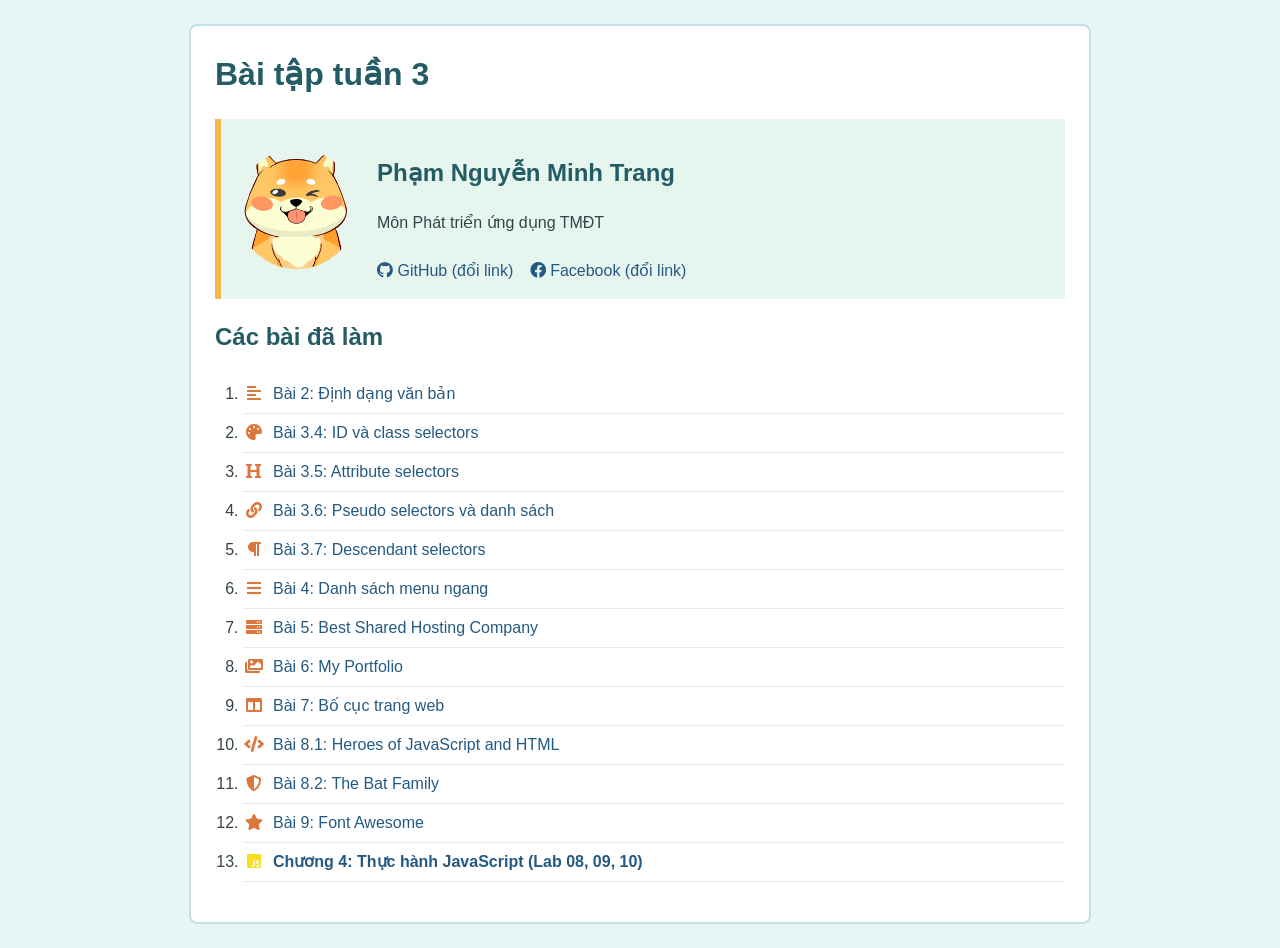
<file: index.html>
<!DOCTYPE html>
<html lang="vi">
<head>
    <meta charset="UTF-8">
    <meta name="viewport" content="width=device-width, initial-scale=1.0">
    <title>Bài tập tuần 3 - Phạm Nguyễn Minh Trang</title>
    <link rel="stylesheet" href="https://cdnjs.cloudflare.com/ajax/libs/font-awesome/5.15.4/css/all.min.css">
    <style>
        body {
            margin: 0;
            padding: 24px;
            background-color: #e8f5f7;
            color: #34434a;
            font-family: Arial, sans-serif;
            line-height: 1.5;
        }

        .container {
            max-width: 850px;
            margin: 0 auto;
            padding: 24px;
            background-color: #fff;
            border: 2px solid #c5e1e7;
            border-radius: 8px;
        }

        h1, h2 {
            color: #245c66;
        }

        h1 {
            margin-top: 0;
        }

        .profile {
            display: flex;
            align-items: center;
            gap: 20px;
            padding: 16px;
            background-color: #e7f5ef;
            border-left: 6px solid #f2b84b;
        }

        .profile img {
            width: 120px;
            height: 120px;
            border-radius: 50%;
            object-fit: cover;
        }

        .social-links a {
            display: inline-block;
            margin: 8px 12px 0 0;
            color: #245a82;
            text-decoration: none;
        }

        .social-links a:hover {
            text-decoration: underline;
        }

        .exercise-list {
            padding-left: 28px;
        }

        .exercise-list li {
            padding: 7px 0;
            border-bottom: 1px solid #e3edef;
        }

        .exercise-list i {
            width: 22px;
            margin-right: 8px;
            color: #db763d;
            text-align: center;
        }

        .exercise-list a {
            color: #245a82;
            text-decoration: none;
        }

        .exercise-list a:hover {
            color: #c05d2b;
            text-decoration: underline;
        }

        @media (max-width: 600px) {
            body {
                padding: 12px;
            }

            .container {
                padding: 16px;
            }

            .profile {
                align-items: flex-start;
                gap: 14px;
            }

            .profile img {
                width: 84px;
                height: 84px;
            }
        }
    </style>
</head>
<body>
    <main class="container">
        <h1>Bài tập tuần 3</h1>

        <section class="profile">
            <!-- Thay avatar-placeholder.svg bằng ảnh cá nhân của bạn. -->
            <img src="images\avatar.png" alt="Avatar của Phạm Nguyễn Minh Trang">
            <div>
                <h2>Phạm Nguyễn Minh Trang</h2>
                <p>Môn Phát triển ứng dụng TMĐT</p>
                <div class="social-links">
                    <a href="https://github.com/trangkth3012-ship-it/BTVN-3" target="_blank" rel="noopener noreferrer"><i class="fab fa-github"></i> GitHub (đổi link)</a>
                    <a href="https://www.facebook.com/minh.trang.64786/?locale=vi_VN" target="_blank" rel="noopener noreferrer"><i class="fab fa-facebook"></i> Facebook (đổi link)</a>
                </div>
            </div>
        </section>

        <h2>Các bài đã làm</h2>
        <ol class="exercise-list">
            <li><i class="fas fa-align-left" aria-hidden="true"></i><a href="BaiTap2.html">Bài 2: Định dạng văn bản</a></li>
            <li><i class="fas fa-palette" aria-hidden="true"></i><a href="BaiTap3/BaiTap3.4.html">Bài 3.4: ID và class selectors</a></li>
            <li><i class="fas fa-heading" aria-hidden="true"></i><a href="BaiTap3/BaiTap3.5.html">Bài 3.5: Attribute selectors</a></li>
            <li><i class="fas fa-link" aria-hidden="true"></i><a href="BaiTap3/BaiTap3.6.html">Bài 3.6: Pseudo selectors và danh sách</a></li>
            <li><i class="fas fa-paragraph" aria-hidden="true"></i><a href="BaiTap3/BaiTap3.7.html">Bài 3.7: Descendant selectors</a></li>
            <li><i class="fas fa-bars" aria-hidden="true"></i><a href="BaiTap4.html">Bài 4: Danh sách menu ngang</a></li>
            <li><i class="fas fa-server" aria-hidden="true"></i><a href="BaiTap5.html">Bài 5: Best Shared Hosting Company</a></li>
            <li><i class="fas fa-images" aria-hidden="true"></i><a href="BaiTap6.html">Bài 6: My Portfolio</a></li>
            <li><i class="fas fa-columns" aria-hidden="true"></i><a href="BaiTap7.html">Bài 7: Bố cục trang web</a></li>
            <li><i class="fas fa-code" aria-hidden="true"></i><a href="BaiTap8.1/BaiTap8.1.html">Bài 8.1: Heroes of JavaScript and HTML</a></li>
            <li><i class="fas fa-shield-alt" aria-hidden="true"></i><a href="BaiTap8.2/BaiTap8.2.html">Bài 8.2: The Bat Family</a></li>
            <li><i class="fas fa-star" aria-hidden="true"></i><a href="BaiTap9.html">Bài 9: Font Awesome</a></li>
             <li><i class="fab fa-js-square" style="color: #f7df1e;"></i><a href="JavaScript-Labs/index.html"><strong>Chương 4: Thực hành JavaScript (Lab 08, 09, 10)</strong></a></li>
        </ol>
    </main>
</body>
</html>
</file>
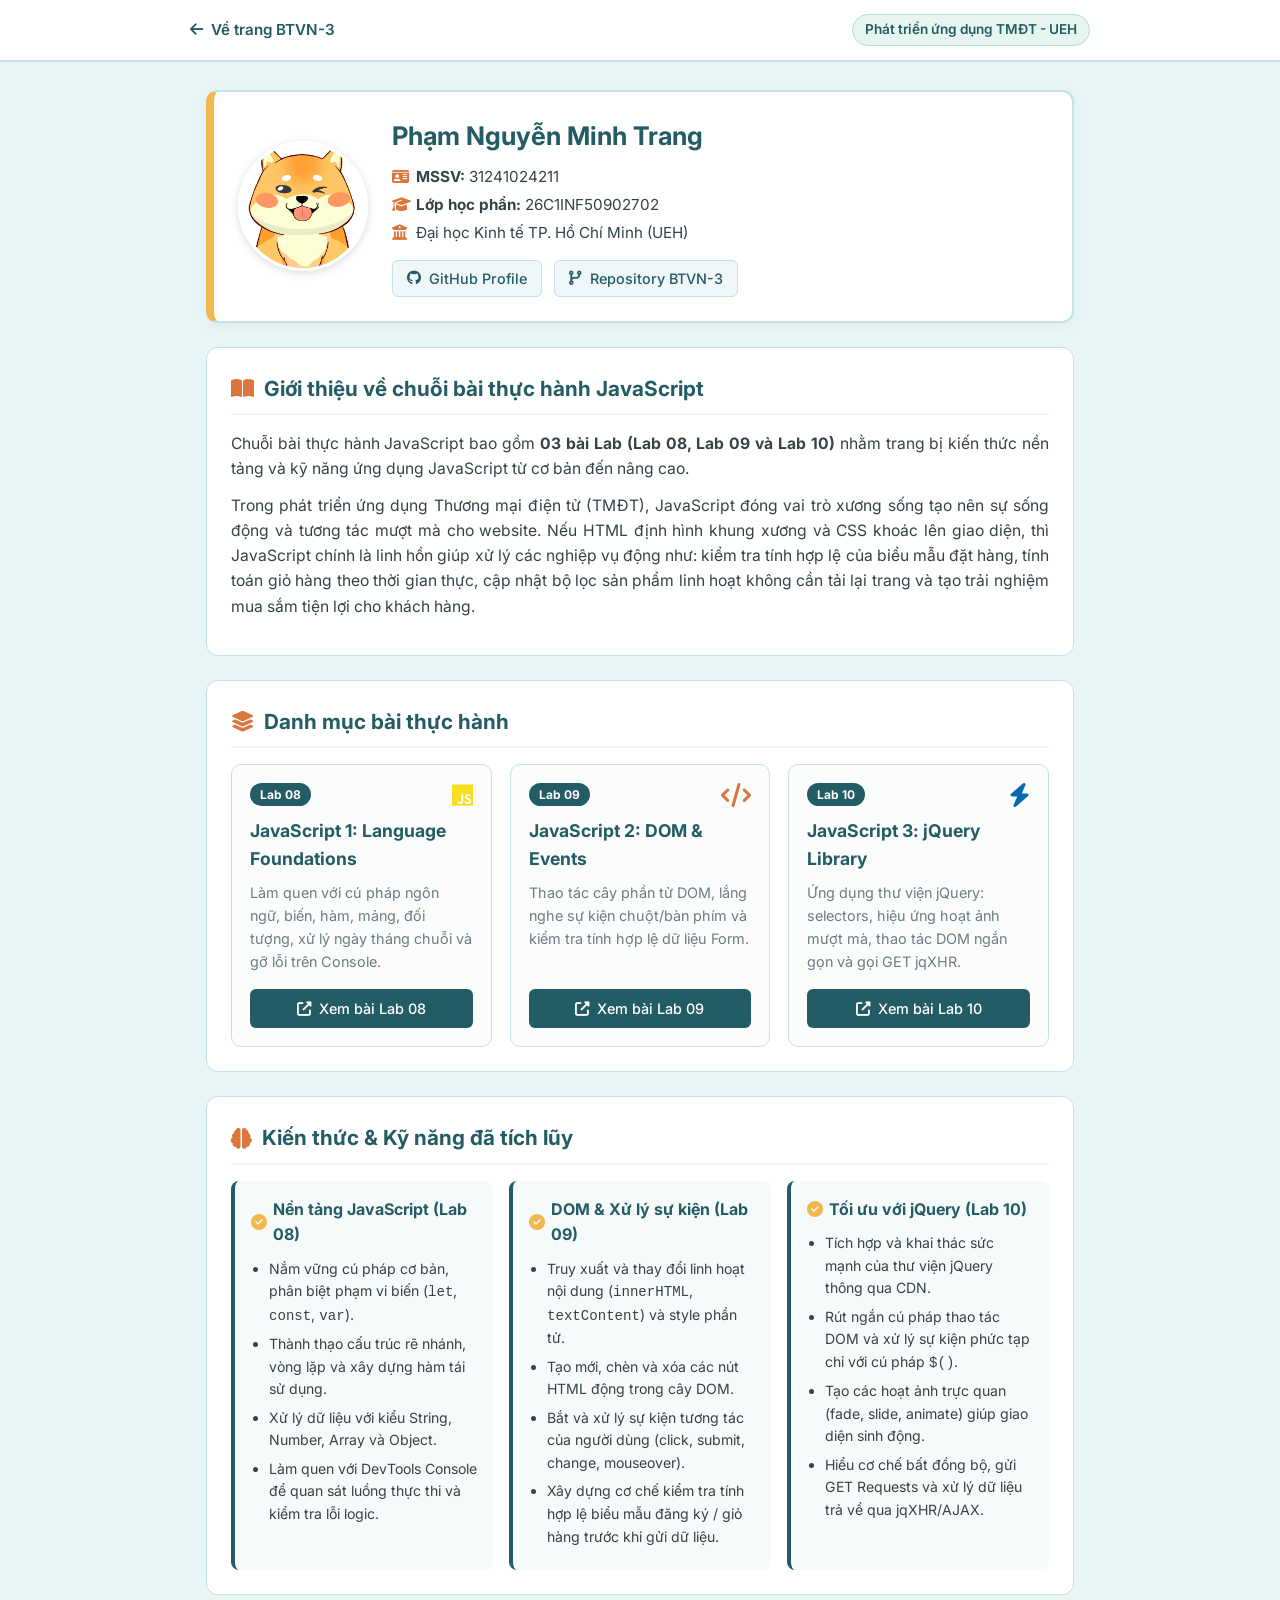
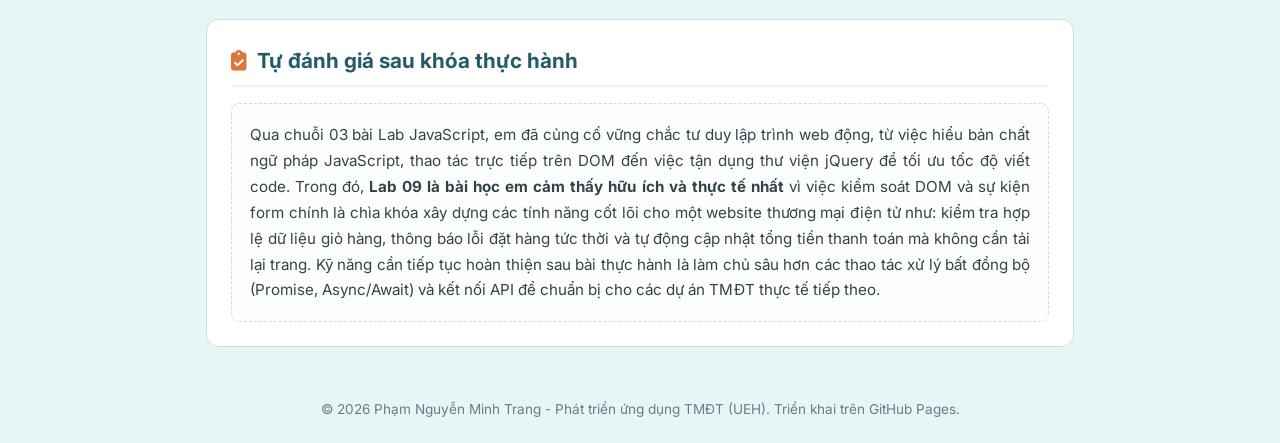
<file: JavaScript-Labs/index.html>
<!DOCTYPE html>
<html lang="vi">
<head>
    <meta charset="UTF-8">
    <meta name="viewport" content="width=device-width, initial-scale=1.0">
    <title>JavaScript Labs Portfolio - Phạm Nguyễn Minh Trang</title>
    <!-- Font Awesome Icons -->
    <link rel="stylesheet" href="https://cdnjs.cloudflare.com/ajax/libs/font-awesome/6.4.0/css/all.min.css">
    <!-- Google Fonts -->
    <link href="https://fonts.googleapis.com/css2?family=Inter:wght@300;400;500;600;700&display=swap" rel="stylesheet">
    <link rel="stylesheet" href="css/style.css">
</head>
<body>

    <!-- Header / Navigation -->
    <header class="header">
        <div class="nav-container">
            <a href="../index.html" class="back-link"><i class="fas fa-arrow-left"></i> Về trang BTVN-3</a>
            <span class="badge">Phát triển ứng dụng TMĐT - UEH</span>
        </div>
    </header>

    <main class="container">
        <!-- 3.1 Thông tin cá nhân -->
        <section class="profile-card">
          <img src="../images/avatar.png" alt="Phạm Nguyễn Minh Trang" class="avatar">
            <div class="profile-info">
                <h1>Phạm Nguyễn Minh Trang</h1>
                <p class="meta-item"><i class="fas fa-id-card"></i> <strong>MSSV:</strong> <span>31241024211</span></p>
                <p class="meta-item"><i class="fas fa-graduation-cap"></i> <strong>Lớp học phần:</strong> <span>26C1INF50902702</span></p>
                <p class="meta-item"><i class="fas fa-university"></i> Đại học Kinh tế TP. Hồ Chí Minh (UEH)</p>
                <div class="social-links">
                    <a href="https://github.com/trangkth3012-ship-it" target="_blank" class="btn-link"><i class="fab fa-github"></i> GitHub Profile</a>
                    <a href="https://github.com/trangkth3012-ship-it/BTVN-3" target="_blank" class="btn-link"><i class="fas fa-code-branch"></i> Repository BTVN-3</a>
                </div>
            </div>
        </section>

        <!-- 3.2 Giới thiệu về bài thực hành -->
        <section class="section">
            <h2 class="section-title"><i class="fas fa-book-open"></i> Giới thiệu về chuỗi bài thực hành JavaScript</h2>
            <div class="intro-box">
                <p>
                    Chuỗi bài thực hành JavaScript bao gồm <strong>03 bài Lab (Lab 08, Lab 09 và Lab 10)</strong> nhằm trang bị kiến thức nền tảng và kỹ năng ứng dụng JavaScript từ cơ bản đến nâng cao. 
                </p>
                <p>
                    Trong phát triển ứng dụng Thương mại điện tử (TMĐT), JavaScript đóng vai trò xương sống tạo nên sự sống động và tương tác mượt mà cho website. Nếu HTML định hình khung xương và CSS khoác lên giao diện, thì JavaScript chính là linh hồn giúp xử lý các nghiệp vụ động như: kiểm tra tính hợp lệ của biểu mẫu đặt hàng, tính toán giỏ hàng theo thời gian thực, cập nhật bộ lọc sản phẩm linh hoạt không cần tải lại trang và tạo trải nghiệm mua sắm tiện lợi cho khách hàng.
                </p>
            </div>
        </section>

        <!-- 3.3 Danh sách và liên kết đến các bài Lab -->
        <section class="section">
            <h2 class="section-title"><i class="fas fa-layer-group"></i> Danh mục bài thực hành</h2>
            <div class="labs-grid">
                <!-- Lab 08 Card -->
                <div class="lab-card">
                    <div class="lab-header">
                        <span class="lab-badge">Lab 08</span>
                        <i class="fab fa-js lab-icon js-icon"></i>
                    </div>
                    <h3>JavaScript 1: Language Foundations</h3>
                    <p class="lab-desc">Làm quen với cú pháp ngôn ngữ, biến, hàm, mảng, đối tượng, xử lý ngày tháng chuỗi và gỡ lỗi trên Console.</p>
                    <a href="Lab08/index.html" class="lab-btn"><i class="fas fa-external-link-alt"></i> Xem bài Lab 08</a>
                </div>

                <!-- Lab 09 Card -->
                <div class="lab-card">
                    <div class="lab-header">
                        <span class="lab-badge">Lab 09</span>
                        <i class="fas fa-code lab-icon dom-icon"></i>
                    </div>
                    <h3>JavaScript 2: DOM & Events</h3>
                    <p class="lab-desc">Thao tác cây phần tử DOM, lắng nghe sự kiện chuột/bàn phím và kiểm tra tính hợp lệ dữ liệu Form.</p>
                    <a href="Lab09/index.html" class="lab-btn"><i class="fas fa-external-link-alt"></i> Xem bài Lab 09</a>
                </div>

                <!-- Lab 10 Card -->
                <div class="lab-card">
                    <div class="lab-header">
                        <span class="lab-badge">Lab 10</span>
                        <i class="fas fa-bolt lab-icon jquery-icon"></i>
                    </div>
                    <h3>JavaScript 3: jQuery Library</h3>
                    <p class="lab-desc">Ứng dụng thư viện jQuery: selectors, hiệu ứng hoạt ảnh mượt mà, thao tác DOM ngắn gọn và gọi GET jqXHR.</p>
                    <a href="Lab10/index.html" class="lab-btn"><i class="fas fa-external-link-alt"></i> Xem bài Lab 10</a>
                </div>
            </div>
        </section>

        <!-- 3.4 Những kiến thức và kỹ năng đã học được -->
        <section class="section">
            <h2 class="section-title"><i class="fas fa-brain"></i> Kiến thức & Kỹ năng đã tích lũy</h2>
            <div class="knowledge-grid">
                <div class="knowledge-item">
                    <h4><i class="fas fa-check-circle"></i> Nền tảng JavaScript (Lab 08)</h4>
                    <ul>
                        <li>Nắm vững cú pháp cơ bản, phân biệt phạm vi biến (<code>let</code>, <code>const</code>, <code>var</code>).</li>
                        <li>Thành thạo cấu trúc rẽ nhánh, vòng lặp và xây dựng hàm tái sử dụng.</li>
                        <li>Xử lý dữ liệu với kiểu String, Number, Array và Object.</li>
                        <li>Làm quen với DevTools Console để quan sát luồng thực thi và kiểm tra lỗi logic.</li>
                    </ul>
                </div>

                <div class="knowledge-item">
                    <h4><i class="fas fa-check-circle"></i> DOM & Xử lý sự kiện (Lab 09)</h4>
                    <ul>
                        <li>Truy xuất và thay đổi linh hoạt nội dung (<code>innerHTML</code>, <code>textContent</code>) và style phần tử.</li>
                        <li>Tạo mới, chèn và xóa các nút HTML động trong cây DOM.</li>
                        <li>Bắt và xử lý sự kiện tương tác của người dùng (click, submit, change, mouseover).</li>
                        <li>Xây dựng cơ chế kiểm tra tính hợp lệ biểu mẫu đăng ký / giỏ hàng trước khi gửi dữ liệu.</li>
                    </ul>
                </div>

                <div class="knowledge-item">
                    <h4><i class="fas fa-check-circle"></i> Tối ưu với jQuery (Lab 10)</h4>
                    <ul>
                        <li>Tích hợp và khai thác sức mạnh của thư viện jQuery thông qua CDN.</li>
                        <li>Rút ngắn cú pháp thao tác DOM và xử lý sự kiện phức tạp chỉ với cú pháp <code>$()</code>.</li>
                        <li>Tạo các hoạt ảnh trực quan (fade, slide, animate) giúp giao diện sinh động.</li>
                        <li>Hiểu cơ chế bất đồng bộ, gửi GET Requests và xử lý dữ liệu trả về qua jqXHR/AJAX.</li>
                    </ul>
                </div>
            </div>
        </section>

        <!-- 3.5 Tự đánh giá sau khi hoàn thành (Khoảng 100 - 150 từ theo yêu cầu) -->
        <section class="section">
            <h2 class="section-title"><i class="fas fa-clipboard-check"></i> Tự đánh giá sau khóa thực hành</h2>
            <div class="review-box">
                <p>
                    Qua chuỗi 03 bài Lab JavaScript, em đã củng cố vững chắc tư duy lập trình web động, từ việc hiểu bản chất ngữ pháp JavaScript, thao tác trực tiếp trên DOM đến việc tận dụng thư viện jQuery để tối ưu tốc độ viết code. Trong đó, <strong>Lab 09 là bài học em cảm thấy hữu ích và thực tế nhất</strong> vì việc kiểm soát DOM và sự kiện form chính là chìa khóa xây dựng các tính năng cốt lõi cho một website thương mại điện tử như: kiểm tra hợp lệ dữ liệu giỏ hàng, thông báo lỗi đặt hàng tức thời và tự động cập nhật tổng tiền thanh toán mà không cần tải lại trang. Kỹ năng cần tiếp tục hoàn thiện sau bài thực hành là làm chủ sâu hơn các thao tác xử lý bất đồng bộ (Promise, Async/Await) và kết nối API để chuẩn bị cho các dự án TMĐT thực tế tiếp theo.
                </p>
                </div>
            </div>
        </section>
    </main>

    <footer class="footer">
        <p>&copy; 2026 Phạm Nguyễn Minh Trang - Phát triển ứng dụng TMĐT (UEH). Triển khai trên GitHub Pages.</p>
    </footer>

    <script src="js/main.js"></script>
</body>
</html>
</file>
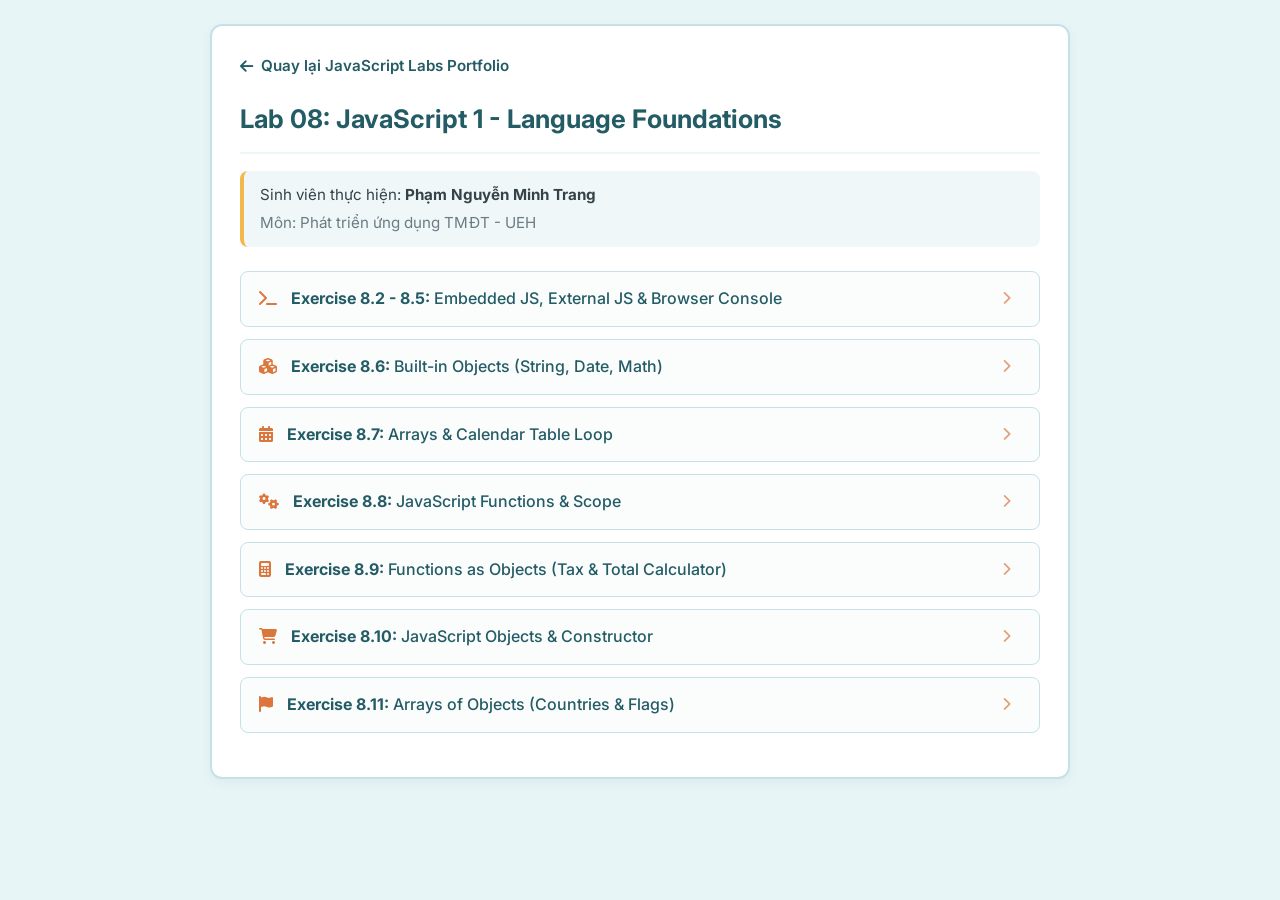
<file: JavaScript-Labs/Lab08/index.html>
<!DOCTYPE html>
<html lang="vi">
<head>
    <meta charset="UTF-8">
    <meta name="viewport" content="width=device-width, initial-scale=1.0">
    <title>Lab 08 - JavaScript 1: Language Foundations</title>
    <link rel="stylesheet" href="https://cdnjs.cloudflare.com/ajax/libs/font-awesome/6.4.0/css/all.min.css">
    <link href="https://fonts.googleapis.com/css2?family=Inter:wght@400;500;600;700&display=swap" rel="stylesheet">
    <style>
        body {
            font-family: 'Inter', -apple-system, sans-serif;
            background-color: #e8f5f7;
            color: #34434a;
            padding: 24px 16px;
            margin: 0;
            line-height: 1.6;
        }
        .container {
            max-width: 800px;
            margin: 0 auto;
            background: #ffffff;
            padding: 28px;
            border-radius: 12px;
            border: 2px solid #c5e1e7;
            box-shadow: 0 4px 12px rgba(36, 92, 102, 0.06);
        }
        .back-btn {
            display: inline-flex;
            align-items: center;
            gap: 8px;
            margin-bottom: 20px;
            color: #245c66;
            text-decoration: none;
            font-weight: 600;
            font-size: 0.95rem;
            transition: color 0.2s;
        }
        .back-btn:hover {
            color: #db763d;
        }
        h1 {
            color: #245c66;
            font-size: 1.6rem;
            border-bottom: 2px solid #eef6f8;
            padding-bottom: 12px;
            margin-top: 0;
        }
        .student-info {
            background-color: #f0f7f8;
            padding: 12px 16px;
            border-radius: 8px;
            margin-bottom: 24px;
            border-left: 4px solid #f2b84b;
            font-size: 0.95rem;
        }
        .exercise-list {
            list-style: none;
            padding: 0;
            display: grid;
            gap: 12px;
        }
        .exercise-item a {
            display: flex;
            align-items: center;
            justify-content: space-between;
            padding: 14px 18px;
            background: #fbfdfd;
            border: 1px solid #c5e1e7;
            border-radius: 8px;
            text-decoration: none;
            color: #245c66;
            font-weight: 500;
            transition: all 0.2s ease;
        }
        .exercise-item a:hover {
            background-color: #245c66;
            color: #ffffff;
            transform: translateX(4px);
        }
        .exercise-item i {
            margin-right: 10px;
            color: #db763d;
        }
        .exercise-item a:hover i {
            color: #f2b84b;
        }
        .arrow {
            font-size: 0.85rem;
            opacity: 0.7;
        }
    </style>
</head>
<body>
    <div class="container">
        <a href="../index.html" class="back-btn"><i class="fas fa-arrow-left"></i> Quay lại JavaScript Labs Portfolio</a>
        
        <h1>Lab 08: JavaScript 1 - Language Foundations</h1>
        
        <div class="student-info">
            <p style="margin: 0;">Sinh viên thực hiện: <strong>Phạm Nguyễn Minh Trang</strong></p>
            <p style="margin: 4px 0 0 0; color: #6b7c85;">Môn: Phát triển ứng dụng TMĐT - UEH</p>
        </div>

        <ul class="exercise-list">
            <li class="exercise-item">
                <a href="lab08-walkthrough02.html">
                    <span><i class="fas fa-terminal"></i> <strong>Exercise 8.2 - 8.5:</strong> Embedded JS, External JS & Browser Console</span>
                    <span class="arrow"><i class="fas fa-chevron-right"></i></span>
                </a>
            </li>
            <li class="exercise-item">
                <a href="lab08-walkthrough06.html">
                    <span><i class="fas fa-cubes"></i> <strong>Exercise 8.6:</strong> Built-in Objects (String, Date, Math)</span>
                    <span class="arrow"><i class="fas fa-chevron-right"></i></span>
                </a>
            </li>
            <li class="exercise-item">
                <a href="lab08-walkthrough07.html">
                    <span><i class="fas fa-calendar-alt"></i> <strong>Exercise 8.7:</strong> Arrays & Calendar Table Loop</span>
                    <span class="arrow"><i class="fas fa-chevron-right"></i></span>
                </a>
            </li>
            <li class="exercise-item">
                <a href="lab08-exercise08.html">
                    <span><i class="fas fa-cogs"></i> <strong>Exercise 8.8:</strong> JavaScript Functions & Scope</span>
                    <span class="arrow"><i class="fas fa-chevron-right"></i></span>
                </a>
            </li>
            <li class="exercise-item">
                <a href="lab08-exercise09.html">
                    <span><i class="fas fa-calculator"></i> <strong>Exercise 8.9:</strong> Functions as Objects (Tax & Total Calculator)</span>
                    <span class="arrow"><i class="fas fa-chevron-right"></i></span>
                </a>
            </li>
            <li class="exercise-item">
                <a href="lab08-exercise10.html">
                    <span><i class="fas fa-shopping-cart"></i> <strong>Exercise 8.10:</strong> JavaScript Objects & Constructor</span>
                    <span class="arrow"><i class="fas fa-chevron-right"></i></span>
                </a>
            </li>
            <li class="exercise-item">
                <a href="lab08-exercise11.html">
                    <span><i class="fas fa-flag"></i> <strong>Exercise 8.11:</strong> Arrays of Objects (Countries & Flags)</span>
                    <span class="arrow"><i class="fas fa-chevron-right"></i></span>
                </a>
            </li>
        </ul>
    </div>
</body>
</html>
</file>
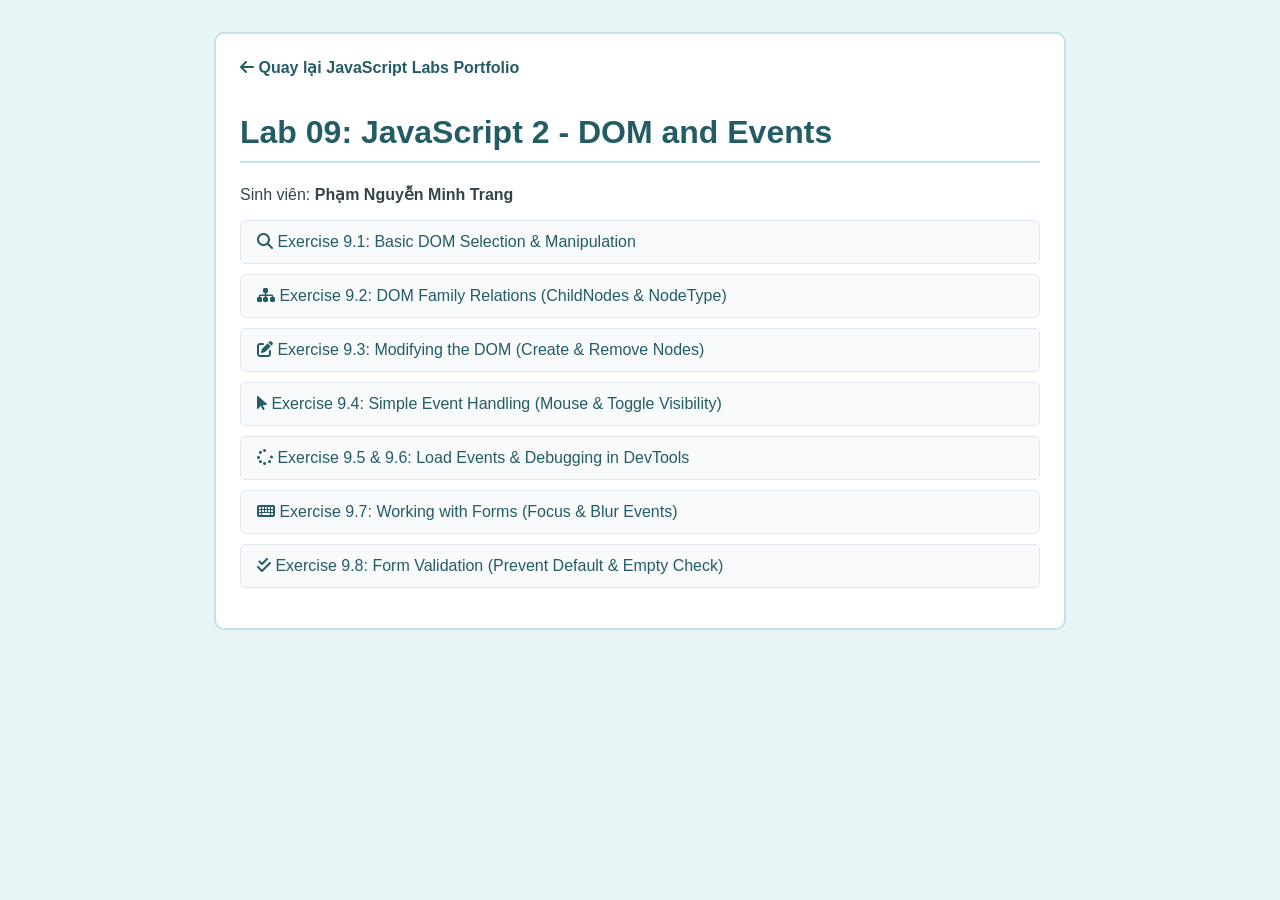
<file: JavaScript-Labs/Lab09/index.html>
<!DOCTYPE html>
<html lang="vi">
<head>
    <meta charset="UTF-8">
    <meta name="viewport" content="width=device-width, initial-scale=1.0">
    <title>Lab 09 - JavaScript 2: DOM & Events</title>
    <link rel="stylesheet" href="https://cdnjs.cloudflare.com/ajax/libs/font-awesome/6.4.0/css/all.min.css">
    <style>
        body { font-family: 'Segoe UI', Tahoma, Geneva, Verdana, sans-serif; background: #e8f5f7; color: #34434a; padding: 24px; }
        .container { max-width: 800px; margin: 0 auto; background: #fff; padding: 24px; border-radius: 10px; border: 2px solid #c5e1e7; }
        h1 { color: #245c66; border-bottom: 2px solid #c5e1e7; padding-bottom: 10px; }
        .back-btn { display: inline-block; margin-bottom: 16px; color: #245c66; text-decoration: none; font-weight: bold; }
        .exercise-grid { list-style: none; padding: 0; display: grid; gap: 10px; }
        .exercise-grid li a { display: block; padding: 12px 16px; background: #f8fafc; border: 1px solid #e2e8f0; border-radius: 6px; text-decoration: none; color: #245c66; font-weight: 500; transition: all 0.2s; }
        .exercise-grid li a:hover { background: #245c66; color: #fff; padding-left: 20px; }
    </style>
</head>
<body>
    <div class="container">
        <a href="../index.html" class="back-btn"><i class="fas fa-arrow-left"></i> Quay lại JavaScript Labs Portfolio</a>
        <h1>Lab 09: JavaScript 2 - DOM and Events</h1>
        <p>Sinh viên: <strong>Phạm Nguyễn Minh Trang</strong></p>
        
        <ul class="exercise-grid">
            <li><a href="lab09-walkthrough01.html"><i class="fas fa-search"></i> Exercise 9.1: Basic DOM Selection & Manipulation</a></li>
            <li><a href="lab09-walkthrough02.html"><i class="fas fa-sitemap"></i> Exercise 9.2: DOM Family Relations (ChildNodes & NodeType)</a></li>
            <li><a href="lab09-walkthrough03.html"><i class="fas fa-edit"></i> Exercise 9.3: Modifying the DOM (Create & Remove Nodes)</a></li>
            <li><a href="lab09-walkthrough04.html"><i class="fas fa-mouse-pointer"></i> Exercise 9.4: Simple Event Handling (Mouse & Toggle Visibility)</a></li>
            <li><a href="lab09-walkthrough05.html"><i class="fas fa-spinner"></i> Exercise 9.5 & 9.6: Load Events & Debugging in DevTools</a></li>
            <li><a href="lab09-walkthrough07.html"><i class="fas fa-keyboard"></i> Exercise 9.7: Working with Forms (Focus & Blur Events)</a></li>
            <li><a href="lab09-walkthrough08.html"><i class="fas fa-check-double"></i> Exercise 9.8: Form Validation (Prevent Default & Empty Check)</a></li>
        </ul>
    </div>
</body>
</html>
</file>
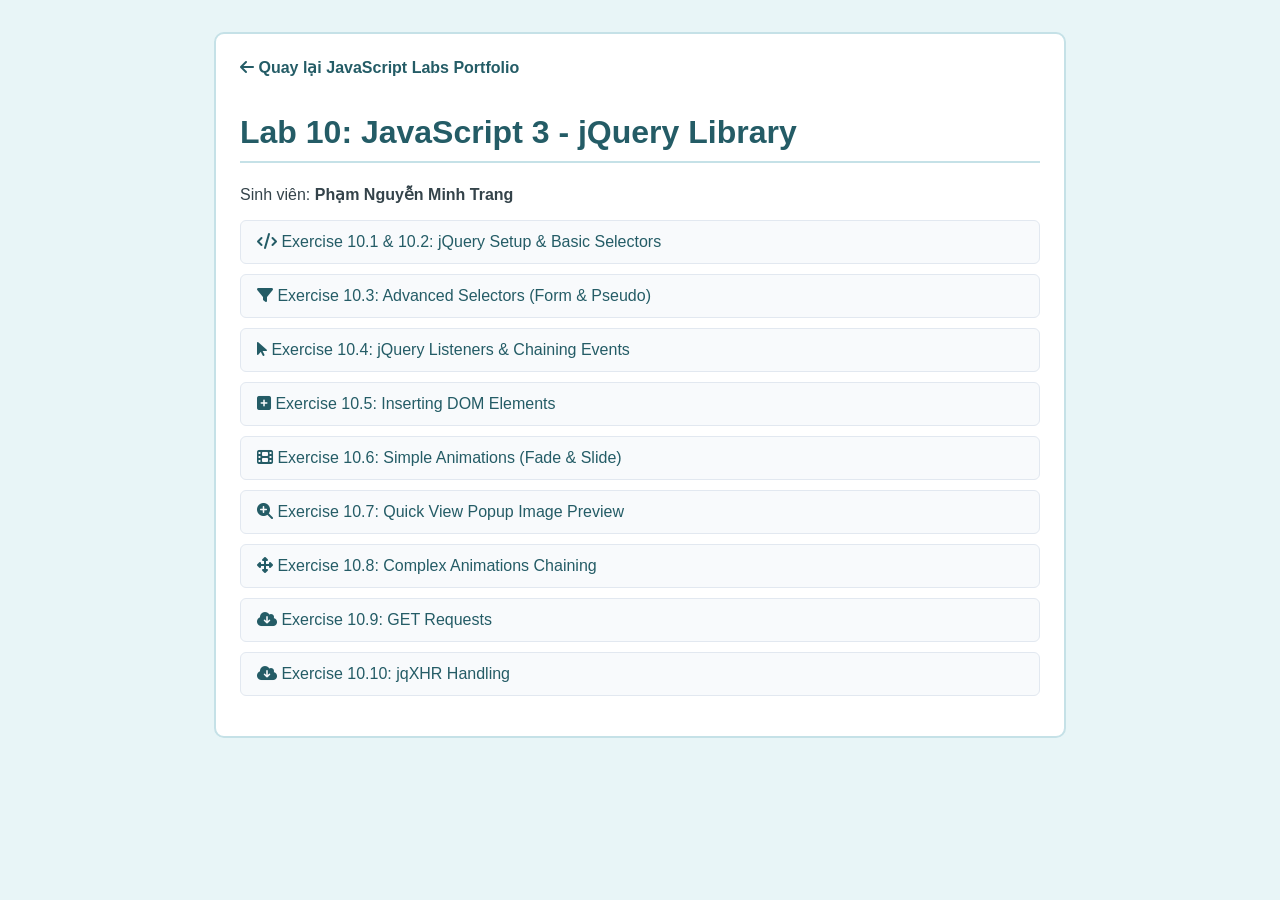
<file: JavaScript-Labs/Lab10/index.html>
<!DOCTYPE html>
<html lang="vi">
<head>
    <meta charset="UTF-8">
    <meta name="viewport" content="width=device-width, initial-scale=1.0">
    <title>Lab 10 - JavaScript 3: jQuery Library</title>
    <link rel="stylesheet" href="https://cdnjs.cloudflare.com/ajax/libs/font-awesome/6.4.0/css/all.min.css">
    <style>
        body { font-family: 'Segoe UI', Tahoma, Geneva, Verdana, sans-serif; background: #e8f5f7; color: #34434a; padding: 24px; }
        .container { max-width: 800px; margin: 0 auto; background: #fff; padding: 24px; border-radius: 10px; border: 2px solid #c5e1e7; }
        h1 { color: #245c66; border-bottom: 2px solid #c5e1e7; padding-bottom: 10px; }
        .back-btn { display: inline-block; margin-bottom: 16px; color: #245c66; text-decoration: none; font-weight: bold; }
        .exercise-grid { list-style: none; padding: 0; display: grid; gap: 10px; }
        .exercise-grid li a { display: block; padding: 12px 16px; background: #f8fafc; border: 1px solid #e2e8f0; border-radius: 6px; text-decoration: none; color: #245c66; font-weight: 500; transition: all 0.2s; }
        .exercise-grid li a:hover { background: #245c66; color: #fff; padding-left: 20px; }
    </style>
</head>
<body>
    <div class="container">
        <a href="../index.html" class="back-btn"><i class="fas fa-arrow-left"></i> Quay lại JavaScript Labs Portfolio</a>
        <h1>Lab 10: JavaScript 3 - jQuery Library</h1>
        <p>Sinh viên: <strong>Phạm Nguyễn Minh Trang</strong></p>
        
        <ul class="exercise-grid">
            <li><a href="lab10-walkthrough01.html"><i class="fas fa-code"></i> Exercise 10.1 & 10.2: jQuery Setup & Basic Selectors</a></li>
            <li><a href="lab10-walkthrough03.html"><i class="fas fa-filter"></i> Exercise 10.3: Advanced Selectors (Form & Pseudo)</a></li>
            <li><a href="lab10-walkthrough04.html"><i class="fas fa-mouse-pointer"></i> Exercise 10.4: jQuery Listeners & Chaining Events</a></li>
            <li><a href="lab10-walkthrough05.html"><i class="fas fa-plus-square"></i> Exercise 10.5: Inserting DOM Elements</a></li>
            <li><a href="lab10-walkthrough06.html"><i class="fas fa-film"></i> Exercise 10.6: Simple Animations (Fade & Slide)</a></li>
            <li><a href="lab10-walkthrough07.html"><i class="fas fa-search-plus"></i> Exercise 10.7: Quick View Popup Image Preview</a></li>
            <li><a href="lab10-walkthrough08.html"><i class="fas fa-arrows-alt"></i> Exercise 10.8: Complex Animations Chaining</a></li>
            <li><a href="lab10-walkthrough09.html"><i class="fas fa-cloud-download-alt"></i> Exercise 10.9: GET Requests</a></li>
            <li><a href="lab10-walkthrough10.html"><i class="fas fa-cloud-download-alt"></i> Exercise 10.10: jqXHR Handling</a></li>
        </ul>
    </div>
</body>
</html>
</file>
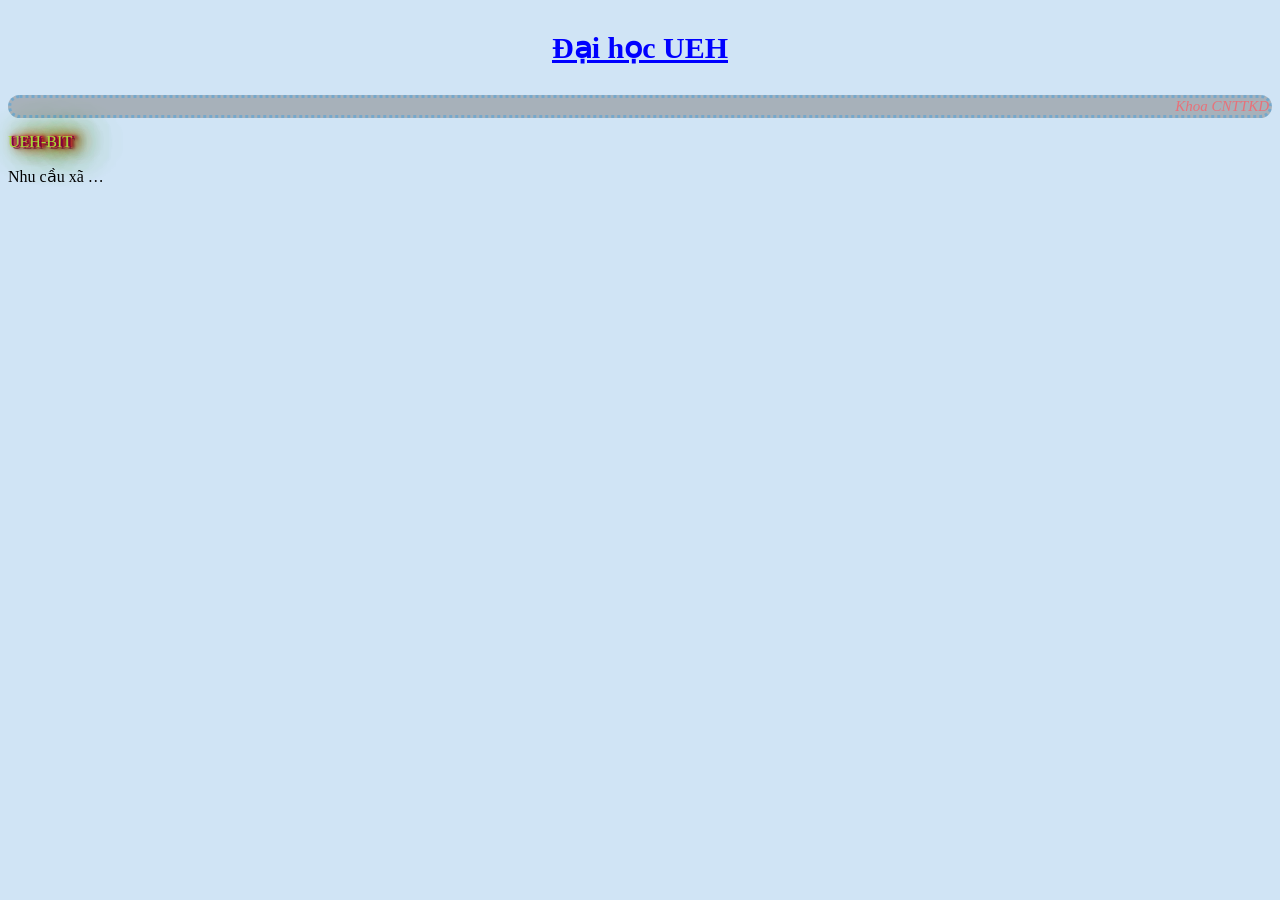
<file: BaiTap2.html>
<!DOCTYPE html>
<html lang="en">
<head>
    <meta charset="UTF-8">
    <meta name="viewport" content="width=device-width, initial-scale=1.0">
    <title>Document</title>
    <style>
        #university {
            color: blue;
            text-align: center;
            font-weight: bold;
            text-decoration: underline;
            font-size: 30px;
        }
        #faculty {
            color: red;
            font-style: italic;
            text-align: right;
            border: 3px dotted #1C6EA4;
            border-radius: 14px;
            font-size: 15px;
            background-color: gray;
            opacity: 0.5;
        }
        #demotext {
            color: #A7DD3C;
            text-shadow: 2px 0 0px #800040, 3px 2px 0px rgba(77,0,38,0.5), 3px 0 3px #FF002B, 5px 0 3px #800015, 6px 2px 3px rgba(77,0,13,0.5), 6px 0 9px #FF5500, 8px 0 9px #802A00, 9px 2px 9px rgba(77,25,0,0.5), 9px 0 18px #FFD500, 11px 0 18px #806A00, 12px 2px 18px rgba(77,66,0,0.5), 12px 0 30px #D4FF00, 14px 0 30px #6A8000, 15px 2px 30px rgba(64,77,0,0.5), 15px 0 45px #80FF00, 17px 0 45px #408000, 17px 2px 45px rgba(38,77,0,0.5);
            color: #A7DD3C;
        }
        body {
            background: #D0E4F5 url("https://ueh.edu.vn/schools/college/images/logo/bit-header-logo.png") repeat scroll 0 0; background-size: 30px;
        }
        #social-demand {
            width: 100px;
            height: 50px;
            overflow: hidden;
            text-overflow: ellipsis;
            white-space: nowrap;
        }
    </style>
</head>
<body>
    <p id="university"> Đại học UEH</p>
    <p id="faculty"> Khoa CNTTKD</p>
    <div id="demotext">UEH-BIT</div>
    <p id="social-demand"> Nhu cầu xã hội Ngành Thương mại điện tử
(TMĐT) tại Việt Nam hiện nay đang có những bước tăng
trưởng mạnh mẽ và ngày càng đóng góp nhiều hơn cho sự
phát triển kinh tế xã hội của đất nước. Thị trường TMĐT Việt
Nam đã trở nên sôi động hơn khi có nhiều </p>
</body>
</html>
</file>
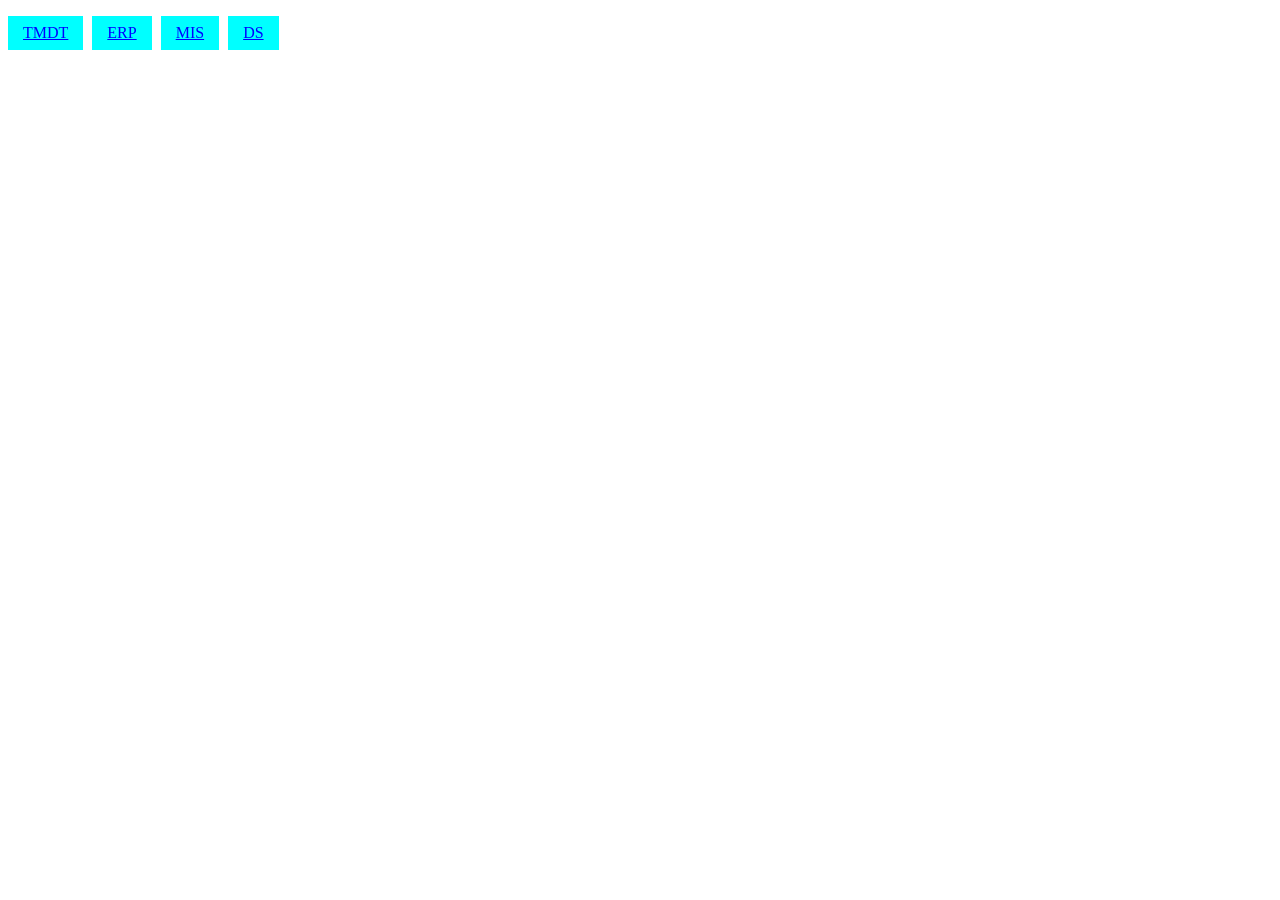
<file: BaiTap4.html>
<!DOCTYPE html>
<html lang="en">

<head>
    <meta charset="UTF-8">
    <meta name="viewport" content="width=device-width, initial-scale=1.0">
    <title>Bài 4</title>
    <style>
        ul {
            list-style-type: none;
            padding: 0;
        }
        ul li {
            display: inline-block;
            margin-right: 5px;
            padding: 8px 15px;
            background-color: cyan;
        }
        ul li a {
            color: blue;
            text-decoration: underline;
        }
    </style>
</head>

<body>
    <ul>
        <li><a href="#">TMDT</a></li>
        <li><a href="#">ERP</a></li>
        <li><a href="#">MIS</a></li>
        <li><a href="#">DS</a></li>
    </ul>
</body>

</html>
</file>
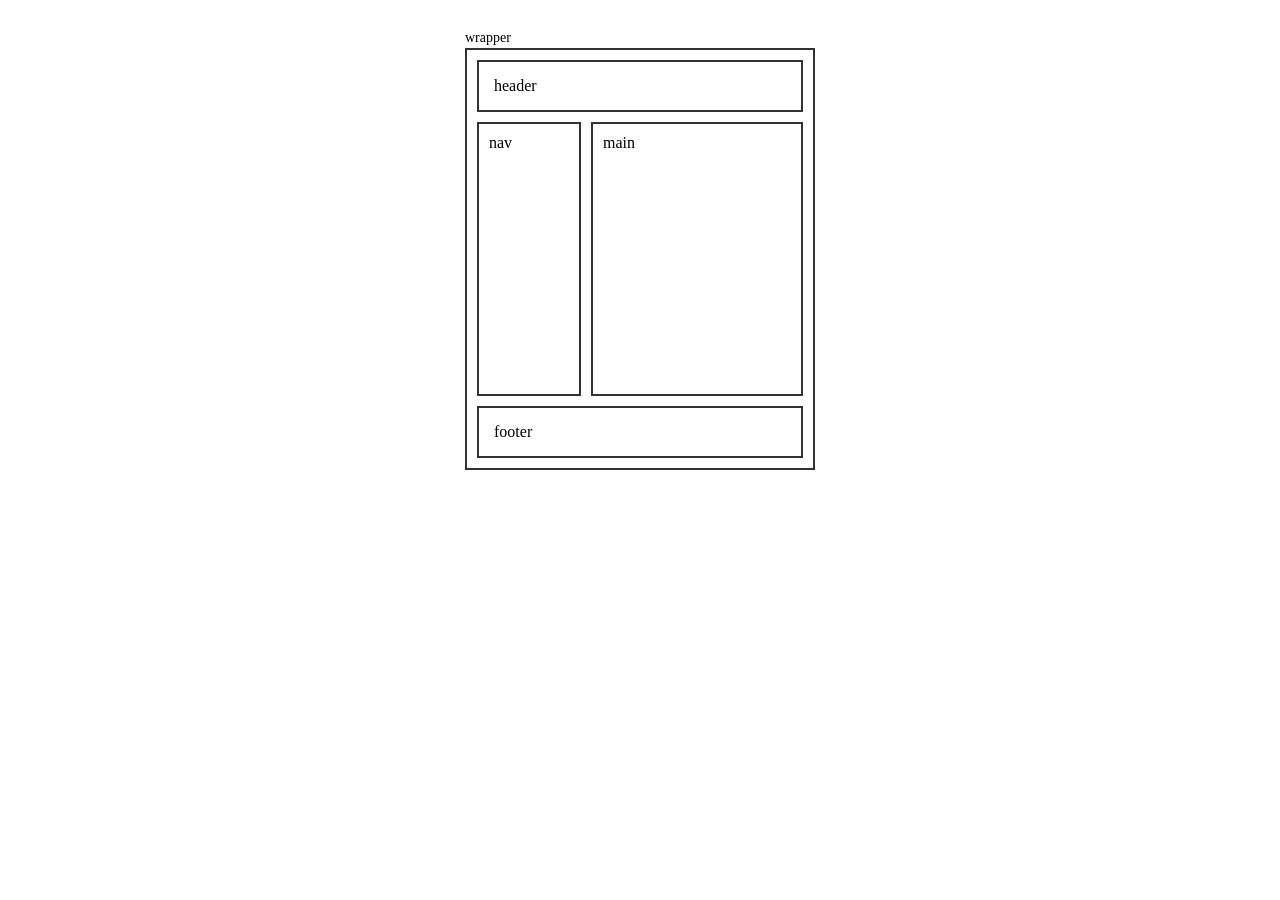
<file: BaiTap7.html>
<!DOCTYPE html>
<html lang="en">

<head>
    <meta charset="UTF-8">
    <meta name="viewport" content="width=device-width, initial-scale=1.0">
    <title>Bài 7</title>
    <style>
        .container {
            width: 350px;
            margin: 30px auto;
        }

        .label {
            font-size: 14px;
            margin-bottom: 2px;
        }

        #wrapper {
            border: 2px solid #333;
            padding: 10px;
        }

        header {
            border: 2px solid #333;
            padding: 15px;
            margin-bottom: 10px;
            text-align: left;
        }

        nav {
            width: 80px;
            height: 250px;
            border: 2px solid #333;
            float: left;
            margin-right: 10px;
            margin-bottom: 10px;
            padding: 10px;
        }

        main {
            height: 250px;
            border: 2px solid #333;
            overflow: hidden; 
            margin-bottom: 10px;
            padding: 10px;
        }

        footer {
            border: 2px solid #333;
            padding: 15px;
            clear: both;
            text-align: left;
        }
    </style>
</head>

<body>
    <div class="container">
        <div class="label">wrapper</div>
        <div id="wrapper">
            <header>header</header>
            <nav>nav</nav>
            <main>main</main>
            <footer>footer</footer>
        </div>
    </div>
</body>

</html>
</file>
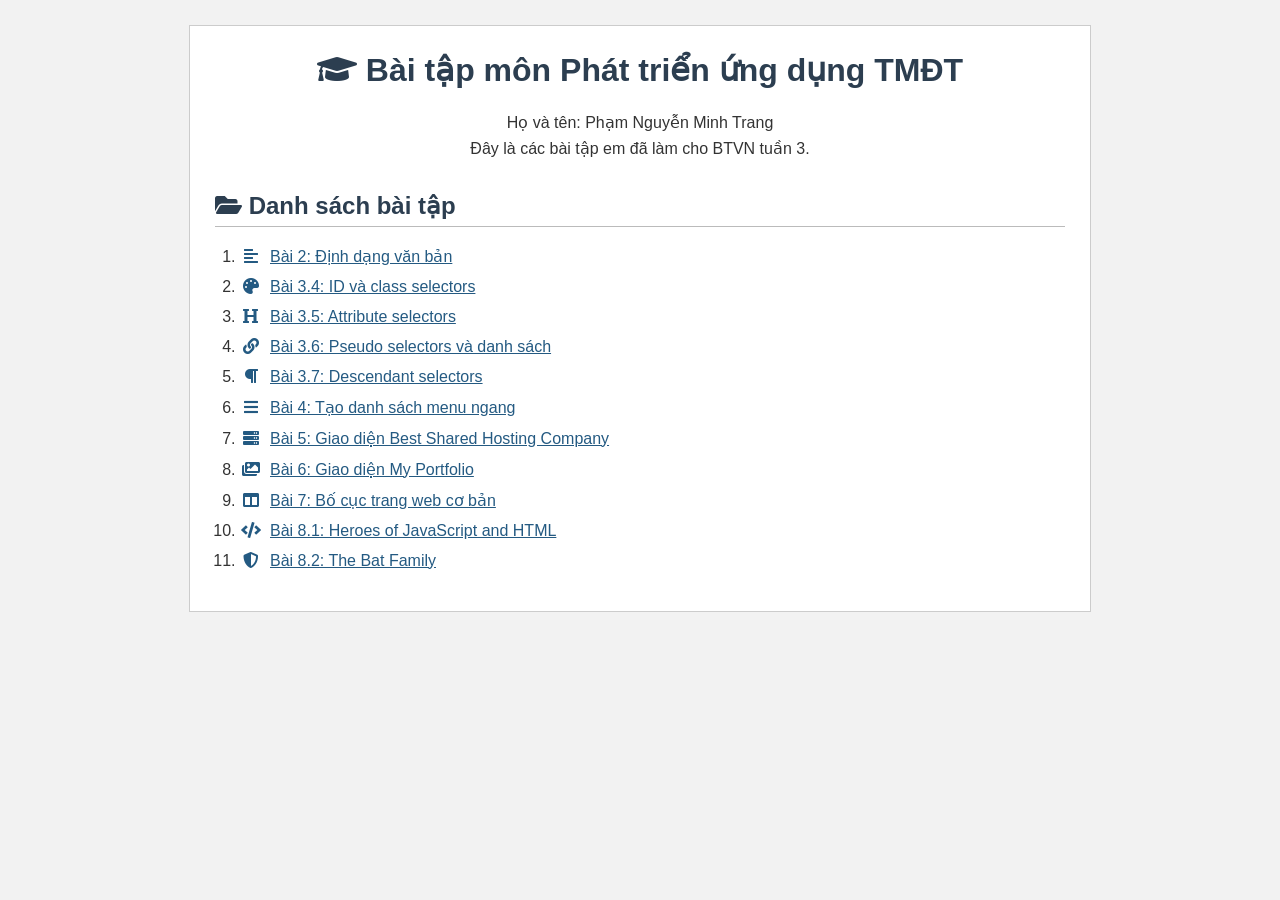
<file: BaiTap9.html>
﻿<!DOCTYPE html>
<html lang="vi">
<head>
    <meta charset="UTF-8">
    <meta name="viewport" content="width=device-width, initial-scale=1.0">
    <title>Bài tập môn Phát triển ứng dụng TMĐT</title>
    <link rel="stylesheet" href="https://cdnjs.cloudflare.com/ajax/libs/font-awesome/5.15.4/css/all.min.css">
    <style>
        body {
            margin: 0;
            padding: 25px;
            background-color: #f2f2f2;
            color: #333;
            font-family: Arial, sans-serif;
        }

        .container {
            max-width: 850px;
            margin: 0 auto;
            padding: 25px;
            background-color: white;
            border: 1px solid #ccc;
        }

        h1 {
            margin-top: 0;
            text-align: center;
            color: #2c3e50;
        }

        .intro {
            text-align: center;
            line-height: 1.6;
        }

        h2 {
            margin-top: 30px;
            padding-bottom: 6px;
            border-bottom: 1px solid #bbb;
            color: #2c3e50;
        }

        .exercise-list {
            padding-left: 25px;
        }

        .exercise-list li {
            margin: 12px 0;
        }

        .exercise-list i {
            width: 22px;
            margin-right: 8px;
            color: #245a82;
            text-align: center;
        }

        a {
            color: #245a82;
        }

        a:hover {
            color: #c0392b;
        }

        @media (max-width: 600px) {
            body {
                padding: 12px;
            }

            .container {
                padding: 18px;
            }
        }
    </style>
</head>
<body>
    <div class="container">
        <h1><i class="fas fa-graduation-cap" aria-hidden="true"></i> Bài tập môn Phát triển ứng dụng TMĐT</h1>
        <p class="intro">
            Họ và tên: Phạm Nguyễn Minh Trang<br>
            Đây là các bài tập em đã làm cho BTVN tuần 3.
        </p>

        <h2><i class="fas fa-folder-open" aria-hidden="true"></i> Danh sách bài tập</h2>
        <ol class="exercise-list">
            <li><i class="fas fa-align-left" aria-hidden="true"></i><a href="BaiTap2.html">Bài 2: Định dạng văn bản</a></li>
            <li><i class="fas fa-palette" aria-hidden="true"></i><a href="BaiTap3/BaiTap3.4.html">Bài 3.4: ID và class selectors</a></li>
            <li><i class="fas fa-heading" aria-hidden="true"></i><a href="BaiTap3/BaiTap3.5.html">Bài 3.5: Attribute selectors</a></li>
            <li><i class="fas fa-link" aria-hidden="true"></i><a href="BaiTap3/BaiTap3.6.html">Bài 3.6: Pseudo selectors và danh sách</a></li>
            <li><i class="fas fa-paragraph" aria-hidden="true"></i><a href="BaiTap3/BaiTap3.7.html">Bài 3.7: Descendant selectors</a></li>
            <li><i class="fas fa-bars" aria-hidden="true"></i><a href="BaiTap4.html">Bài 4: Tạo danh sách menu ngang</a></li>
            <li><i class="fas fa-server" aria-hidden="true"></i><a href="BaiTap5.html">Bài 5: Giao diện Best Shared Hosting Company</a></li>
            <li><i class="fas fa-images" aria-hidden="true"></i><a href="BaiTap6.html">Bài 6: Giao diện My Portfolio</a></li>
            <li><i class="fas fa-columns" aria-hidden="true"></i><a href="BaiTap7.html">Bài 7: Bố cục trang web cơ bản</a></li>
            <li><i class="fas fa-code" aria-hidden="true"></i><a href="BaiTap8.1/BaiTap8.1.html">Bài 8.1: Heroes of JavaScript and HTML</a></li>
            <li><i class="fas fa-shield-alt" aria-hidden="true"></i><a href="BaiTap8.2/BaiTap8.2.html">Bài 8.2: The Bat Family</a></li>
        </ol>
    </div>
</body>
</html>
</file>
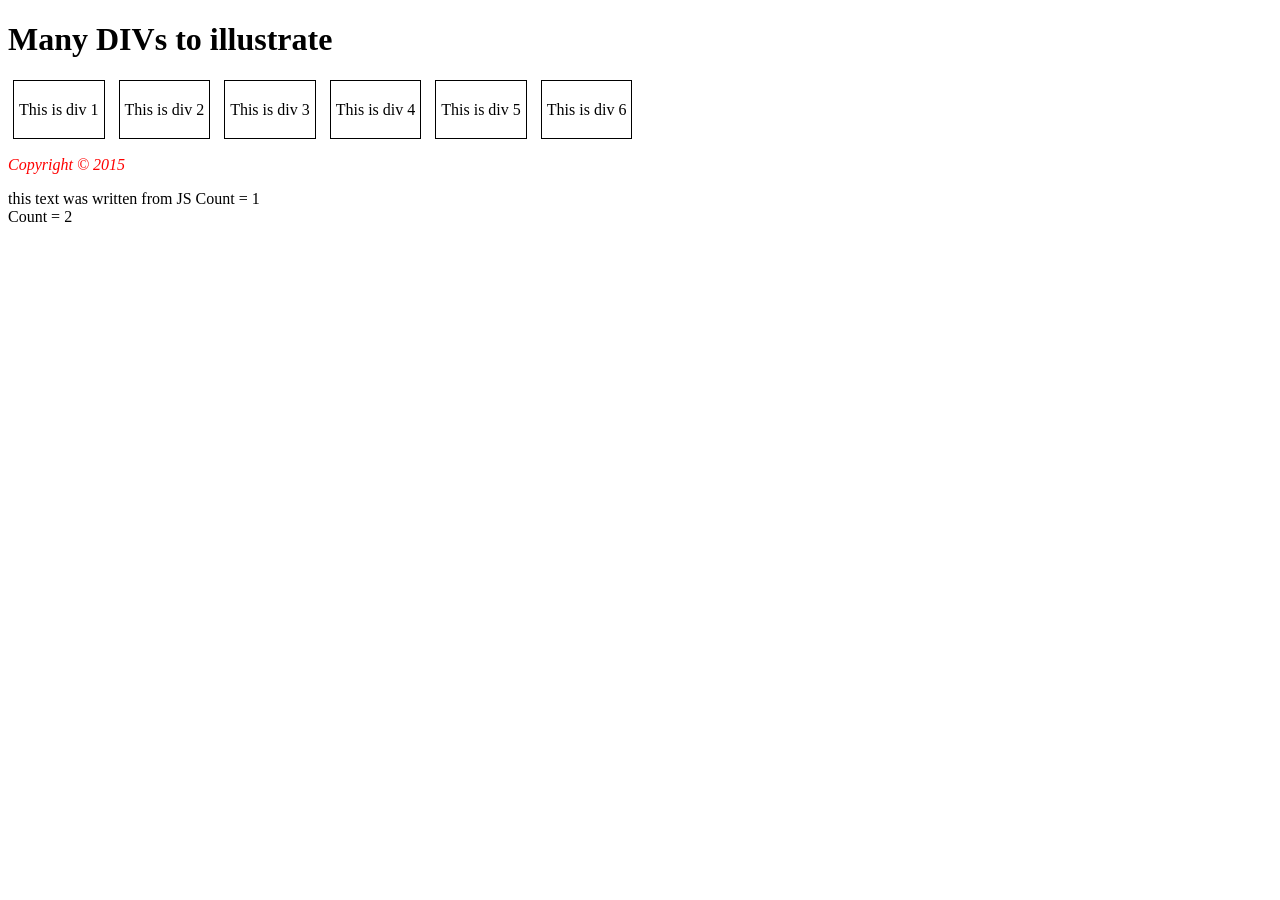
<file: JavaScript-Labs/Lab08/lab08-walkthrough02.html>
<!DOCTYPE html>
<html lang="en">
<head>
   <meta charset="utf-8">
   <title>DIV's DIV's Everywhere</title>
   <link rel="stylesheet" type="text/css" href="css/lab08.css" />
   
</head>
<body>
 
<header>
  <h1>Many DIVs to illustrate</h1>
</header>

<div class='movingDiv' id='div1'>This is div 1</div>
<div class='movingDiv' id='div2'>This is div 2</div>
<div class='movingDiv' id='div3'>This is div 3</div>
<div class='movingDiv' id='div4'>This is div 4</div>
<div class='movingDiv' id='div5'>This is div 5</div>
<div class='movingDiv' id='div6'>This is div 6</div>

<script type="text/javascript">
    /* Your first script */
    alert("Hello World!");
</script>
<script type="text/javascript">
    console.log("script within the <head> element");
    console.warn("oh no this is a warning");
    console.error("panic!! error!!");
</script>
<footer>
  <p><em>Copyright &copy; 2015</em></p>
</footer>
</body>
<script type="text/javascript" src="js/hello.js"></script>
<noscript>This text only shown if JS is turned off</noscript>
</html>
</file>
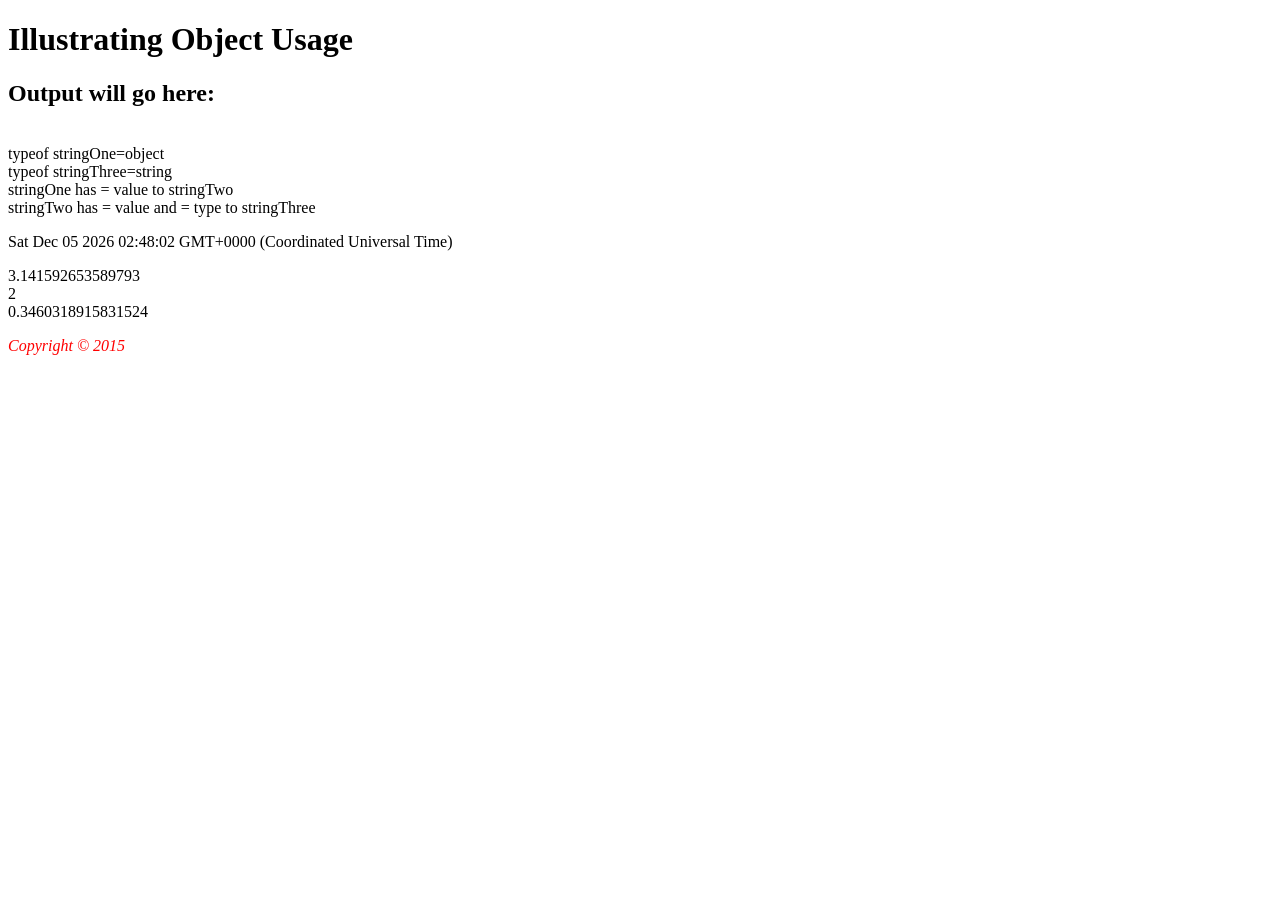
<file: JavaScript-Labs/Lab08/lab08-walkthrough06.html>
<!DOCTYPE html>
<html lang="en">
<head>
   <meta charset="utf-8">
   <title>Lab 8</title>
   <link rel="stylesheet" type="text/css" href="css/lab08.css" />

</head>
<body>
   

   
<header>
  <h1>Illustrating Object Usage</h1>
</header>

<h2>Output will go here:</h2>

<script type="text/javascript" language="javascript" src="js/lab08-walkthrough06.js"></script>

<footer>
  <p><em>Copyright &copy; 2015</em></p>
</footer>
</body>
</html>
</file>
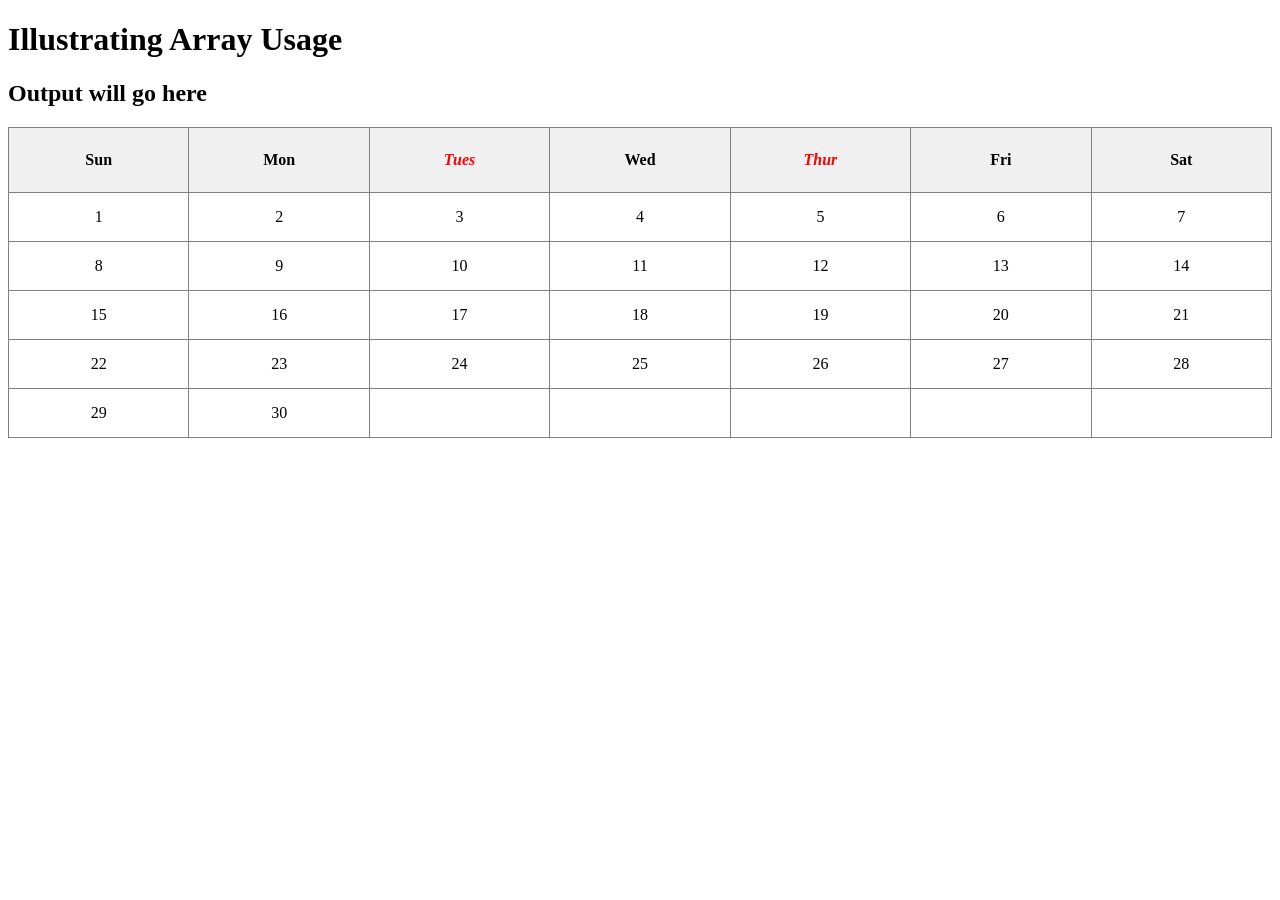
<file: JavaScript-Labs/Lab08/lab08-walkthrough07.html>
<!DOCTYPE html>
<html lang="en">
<head>
   <meta charset="utf-8">
   <title>Lab 8</title>
   <link rel="stylesheet" type="text/css" href="css/lab08.css" />

</head>
<body>
<header>
  <h1>Illustrating Array Usage</h1>
</header>

    <h2>Output will go here</h2>

   <script type="text/javascript" language="javascript" src="js/lab08-walkthrough07.js"></script>

</body>
</html>
</file>
<file: JavaScript-Labs/css/style.css>
:root {
    --primary-color: #245c66;
    --primary-hover: #1b464e;
    --accent-color: #f2b84b;
    --accent-orange: #db763d;
    --bg-page: #e8f5f7;
    --card-bg: #ffffff;
    --text-main: #34434a;
    --text-muted: #6b7c85;
    --border-color: #c5e1e7;
    --radius: 12px;
}

* {
    box-sizing: border-box;
    margin: 0;
    padding: 0;
}

body {
    font-family: 'Inter', -apple-system, BlinkMacSystemFont, 'Segoe UI', Roboto, sans-serif;
    background-color: var(--bg-page);
    color: var(--text-main);
    line-height: 1.6;
}

/* Header */
.header {
    background-color: #ffffff;
    border-bottom: 2px solid var(--border-color);
    padding: 14px 20px;
    position: sticky;
    top: 0;
    z-index: 100;
}

.nav-container {
    max-width: 900px;
    margin: 0 auto;
    display: flex;
    justify-content: space-between;
    align-items: center;
}

.back-link {
    color: var(--primary-color);
    text-decoration: none;
    font-weight: 600;
    font-size: 0.95rem;
    display: inline-flex;
    align-items: center;
    gap: 8px;
    transition: color 0.2s;
}

.back-link:hover {
    color: var(--accent-orange);
}

.badge {
    background-color: #e7f5ef;
    color: var(--primary-color);
    padding: 4px 12px;
    border-radius: 20px;
    font-size: 0.85rem;
    font-weight: 600;
    border: 1px solid #b2dfdb;
}

/* Container */
.container {
    max-width: 900px;
    margin: 28px auto;
    padding: 0 16px;
    display: flex;
    flex-direction: column;
    gap: 24px;
}

/* Profile Card */
.profile-card {
    background: #ffffff;
    border-radius: var(--radius);
    padding: 24px;
    border: 2px solid var(--border-color);
    display: flex;
    align-items: center;
    gap: 24px;
    border-left: 8px solid var(--accent-color);
    box-shadow: 0 4px 12px rgba(36, 92, 102, 0.05);
}

.avatar {
    width: 130px;
    height: 130px;
    border-radius: 50%;
    object-fit: cover;
    border: 3px solid #ffffff;
    box-shadow: 0 2px 8px rgba(0, 0, 0, 0.15);
}

.profile-info h1 {
    color: var(--primary-color);
    font-size: 1.6rem;
    margin-bottom: 8px;
}

.meta-item {
    font-size: 0.95rem;
    color: var(--text-main);
    margin-bottom: 4px;
}

.meta-item i {
    width: 20px;
    color: var(--accent-orange);
}

.social-links {
    margin-top: 14px;
    display: flex;
    gap: 12px;
    flex-wrap: wrap;
}

.btn-link {
    display: inline-flex;
    align-items: center;
    gap: 8px;
    background-color: #f0f7f8;
    color: var(--primary-color);
    padding: 6px 14px;
    border-radius: 6px;
    font-size: 0.9rem;
    text-decoration: none;
    font-weight: 500;
    border: 1px solid var(--border-color);
    transition: all 0.2s;
}

.btn-link:hover {
    background-color: var(--primary-color);
    color: #ffffff;
}

/* Sections */
.section {
    background: #ffffff;
    border-radius: var(--radius);
    padding: 24px;
    border: 1px solid var(--border-color);
}

.section-title {
    color: var(--primary-color);
    font-size: 1.3rem;
    margin-bottom: 16px;
    display: flex;
    align-items: center;
    gap: 10px;
    border-bottom: 2px solid #eef6f8;
    padding-bottom: 8px;
}

.section-title i {
    color: var(--accent-orange);
}

.intro-box p {
    margin-bottom: 12px;
    font-size: 0.98rem;
    text-align: justify;
}

/* Labs Grid */
.labs-grid {
    display: grid;
    grid-template-columns: repeat(auto-fit, minmax(250px, 1fr));
    gap: 18px;
}

.lab-card {
    background: #fbfdfd;
    border: 1px solid var(--border-color);
    border-radius: 10px;
    padding: 18px;
    display: flex;
    flex-direction: column;
    justify-content: space-between;
    transition: transform 0.2s, box-shadow 0.2s;
}

.lab-card:hover {
    transform: translateY(-3px);
    box-shadow: 0 6px 16px rgba(0,0,0,0.06);
    border-color: var(--primary-color);
}

.lab-header {
    display: flex;
    justify-content: space-between;
    align-items: center;
    margin-bottom: 10px;
}

.lab-badge {
    background-color: var(--primary-color);
    color: #ffffff;
    font-size: 0.75rem;
    font-weight: 700;
    padding: 2px 10px;
    border-radius: 12px;
}

.lab-icon {
    font-size: 1.5rem;
}
.js-icon { color: #f7df1e; }
.dom-icon { color: #db763d; }
.jquery-icon { color: #0769ad; }

.lab-card h3 {
    color: var(--primary-color);
    font-size: 1.1rem;
    margin-bottom: 8px;
}

.lab-desc {
    font-size: 0.9rem;
    color: var(--text-muted);
    margin-bottom: 16px;
    flex-grow: 1;
}

.lab-btn {
    display: inline-flex;
    justify-content: center;
    align-items: center;
    gap: 8px;
    background-color: var(--primary-color);
    color: #ffffff;
    text-decoration: none;
    padding: 8px 14px;
    border-radius: 6px;
    font-size: 0.9rem;
    font-weight: 500;
    transition: background-color 0.2s;
}

.lab-btn:hover {
    background-color: var(--accent-orange);
}

/* Knowledge Section */
.knowledge-grid {
    display: grid;
    grid-template-columns: repeat(auto-fit, minmax(240px, 1fr));
    gap: 16px;
}

.knowledge-item {
    background: #f7fafb;
    border-radius: 8px;
    padding: 16px;
    border-left: 4px solid var(--primary-color);
}

.knowledge-item h4 {
    color: var(--primary-color);
    font-size: 1rem;
    margin-bottom: 10px;
    display: flex;
    align-items: center;
    gap: 6px;
}

.knowledge-item h4 i {
    color: var(--accent-color);
}

.knowledge-item ul {
    padding-left: 18px;
    font-size: 0.88rem;
}

.knowledge-item li {
    margin-bottom: 6px;
}

/* Review Box */
.review-box {
    background-color: #fcfdfd;
    border: 1px dashed var(--border-color);
    border-radius: 8px;
    padding: 18px;
}

.review-box p {
    font-size: 0.95rem;
    text-align: justify;
    line-height: 1.7;
}

.word-counter {
    margin-top: 10px;
    color: var(--text-muted);
    font-style: italic;
}

/* Footer */
.footer {
    text-align: center;
    padding: 24px;
    color: var(--text-muted);
    font-size: 0.85rem;
}

/* Responsive Mobile */
@media (max-width: 650px) {
    .profile-card {
        flex-direction: column;
        text-align: center;
        gap: 16px;
    }
    
    .social-links {
        justify-content: center;
    }
    
    .nav-container {
        flex-direction: column;
        gap: 8px;
    }
}
</file>
<file: JavaScript-Labs/Lab08/css/lab08.css>
.movingDiv{
border: solid 1px black;
position:relative;
margin:30px 5px;
padding:20px 5px;
width:30%;
display:inline;
line-height:60px;
}

fieldset{
border: solid 1px #777777;
}

.required{
background-color:#EEEE55;
}

th {
    width: 6em;
    height: 3em;
    text-align: center;
}

td {
    width: 6em;
    height: 2em;
    text-align: center;
}

em { color: red; font-style: italic; }

tr.normal {
    
    background-color: #E4F8D3;    
}
tr.normal td, tr.normal th, tr.total th, tr.total td {
    text-align: right;    
    width: 5em;
    height: 0.75em;
    padding: 0.5em;
    color: #5A574E;
}

tr.total {     
    background-color: #96DD4F;
}

tr.total th, tr.total td {
        font-weight: bold;
    color: #000000;
}

.box {
    width:20em;
    margin:  20px auto;
    padding: 0.5em;
    -webkit-box-shadow: 0px 0px 5px rgba(0,0,0,.8);
    -moz-box-shadow: 0px 0px 5px rgba(0,0,0,.8);
    box-shadow: 0px 0px 5px rgba(0,0,0,.8);
    background-color:#fff ; 
    text-align: left;
}

.boxImg { 
    float: left; 
    padding: 5px;    
}
</file>
